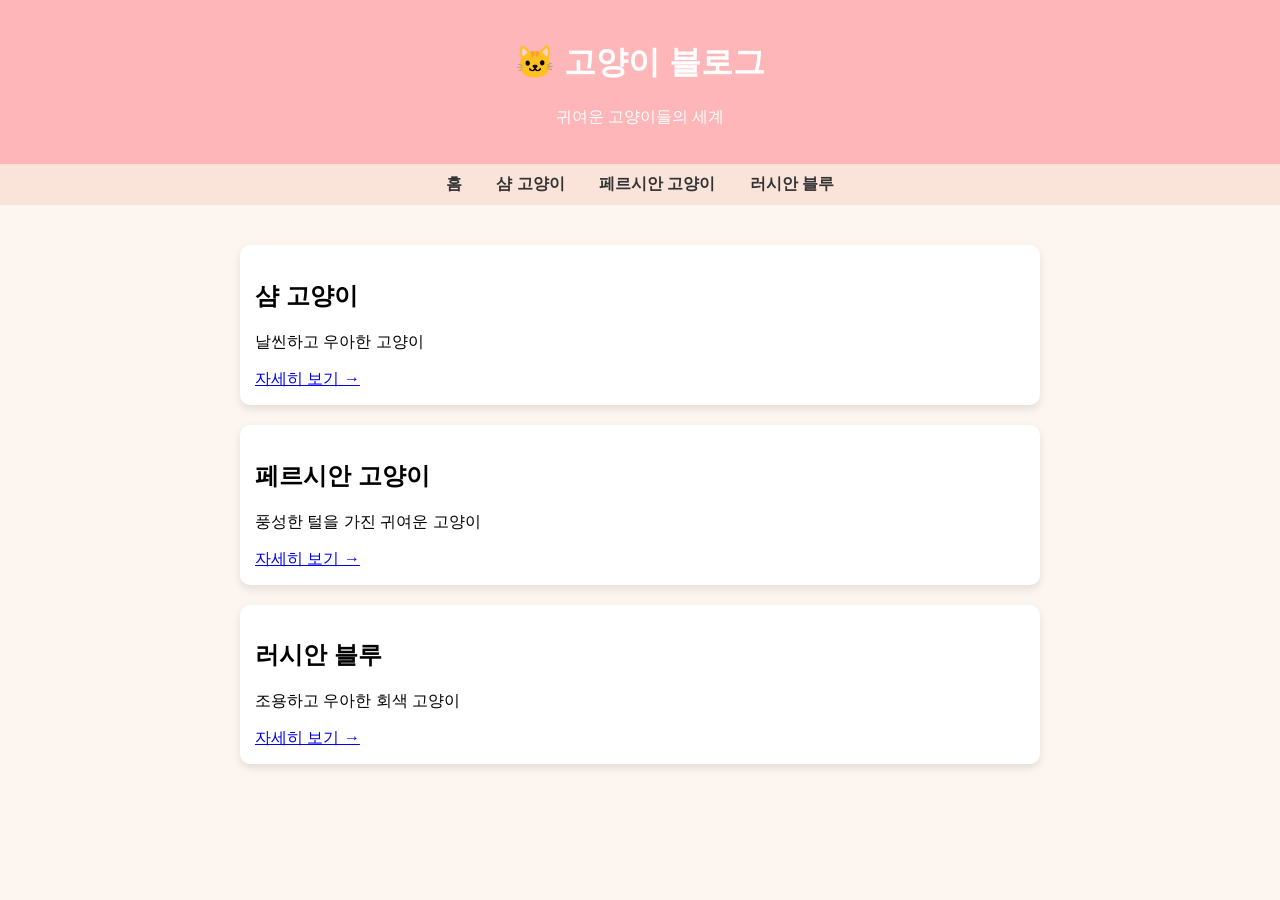
<file: index.html>
<!DOCTYPE html>
<html>
<head>
  <title>고양이 블로그</title>
  <link rel="stylesheet" href="style.css">
</head>
<body>

<header>
  <h1>🐱 고양이 블로그</h1>
  <p>귀여운 고양이들의 세계</p>
</header>

<nav>
  <a href="index.html">홈</a>
  <a href="page1.html">샴 고양이</a>
  <a href="page2.html">페르시안 고양이</a>
  <a href="page3.html">러시안 블루</a>
</nav>

<div class="container">

  <div class="card">
    <h2>샴 고양이</h2>
    <p>날씬하고 우아한 고양이</p>
    <a href="page1.html">자세히 보기 →</a>
  </div>

  <div class="card">
    <h2>페르시안 고양이</h2>
    <p>풍성한 털을 가진 귀여운 고양이</p>
    <a href="page2.html">자세히 보기 →</a>
  </div>

  <div class="card">
    <h2>러시안 블루</h2>
    <p>조용하고 우아한 회색 고양이</p>
    <a href="page3.html">자세히 보기 →</a>
  </div>

</div>

</body>
</html>
</file>
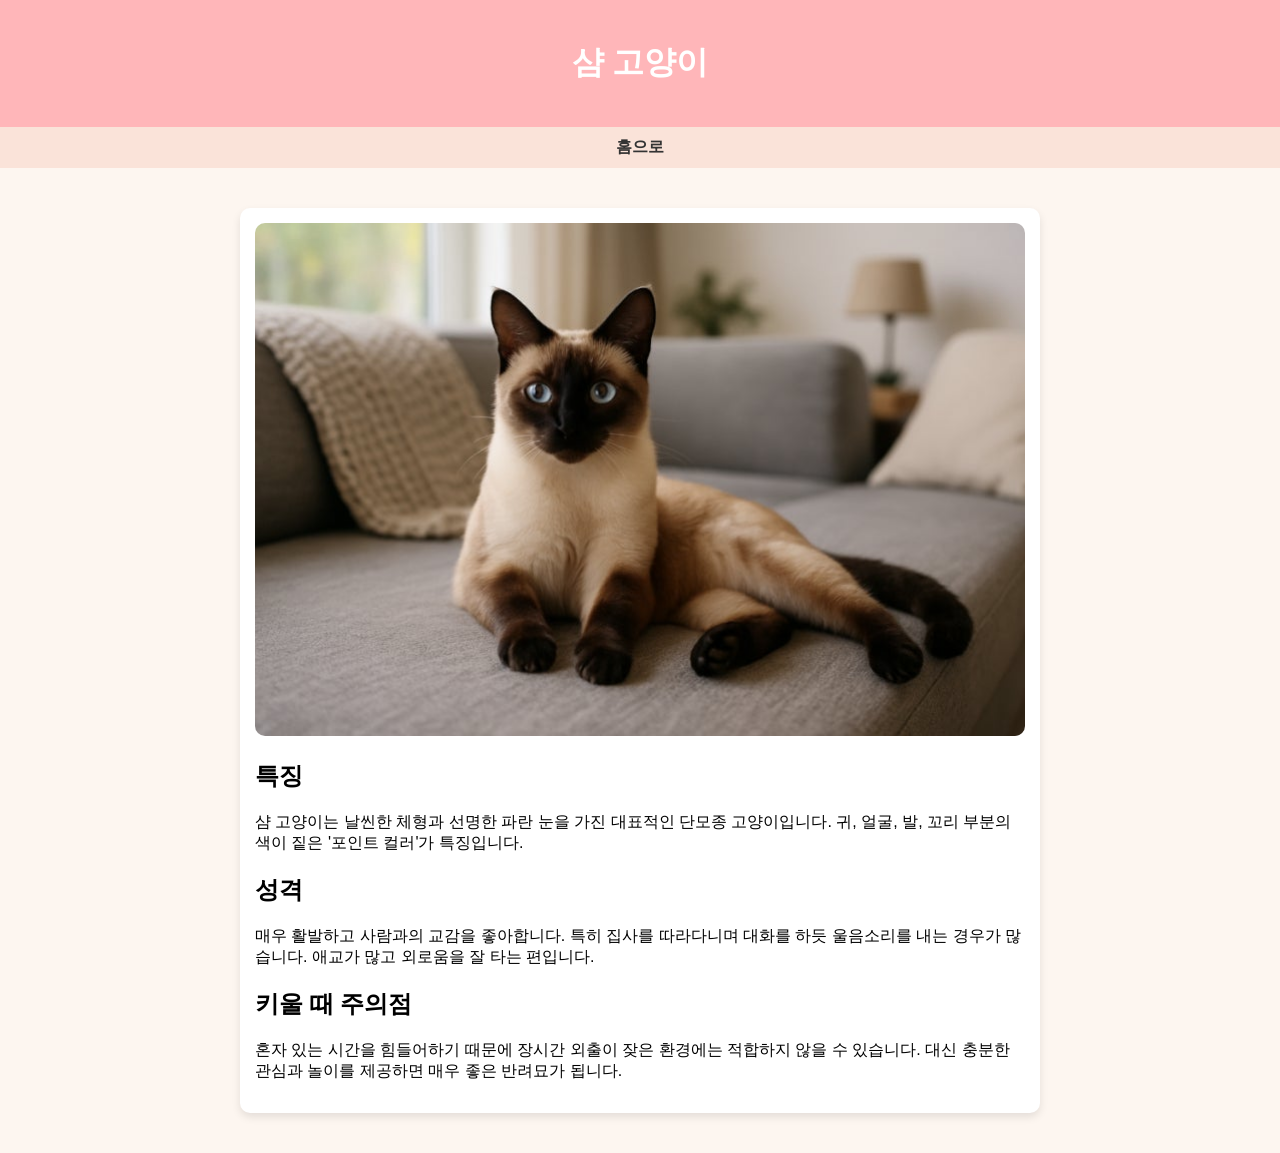
<file: page1.html>
<!DOCTYPE html>
<html>
<head>
  <title>샴 고양이</title>
  <link rel="stylesheet" href="style.css">
</head>
<body>

<header>
  <h1>샴 고양이</h1>
</header>

<nav>
  <a href="index.html">홈으로</a>
</nav>

<div class="container">

  <div class="card">
    <img src="sam cat.jpg">

    <h2>특징</h2>
    <p>
      샴 고양이는 날씬한 체형과 선명한 파란 눈을 가진 대표적인 단모종 고양이입니다.
      귀, 얼굴, 발, 꼬리 부분의 색이 짙은 '포인트 컬러'가 특징입니다.
    </p>

    <h2>성격</h2>
    <p>
      매우 활발하고 사람과의 교감을 좋아합니다.
      특히 집사를 따라다니며 대화를 하듯 울음소리를 내는 경우가 많습니다.
      애교가 많고 외로움을 잘 타는 편입니다.
    </p>

    <h2>키울 때 주의점</h2>
    <p>
      혼자 있는 시간을 힘들어하기 때문에 장시간 외출이 잦은 환경에는 적합하지 않을 수 있습니다.
      대신 충분한 관심과 놀이를 제공하면 매우 좋은 반려묘가 됩니다.
    </p>

  </div>

</div>

</body>
</html>
</file>
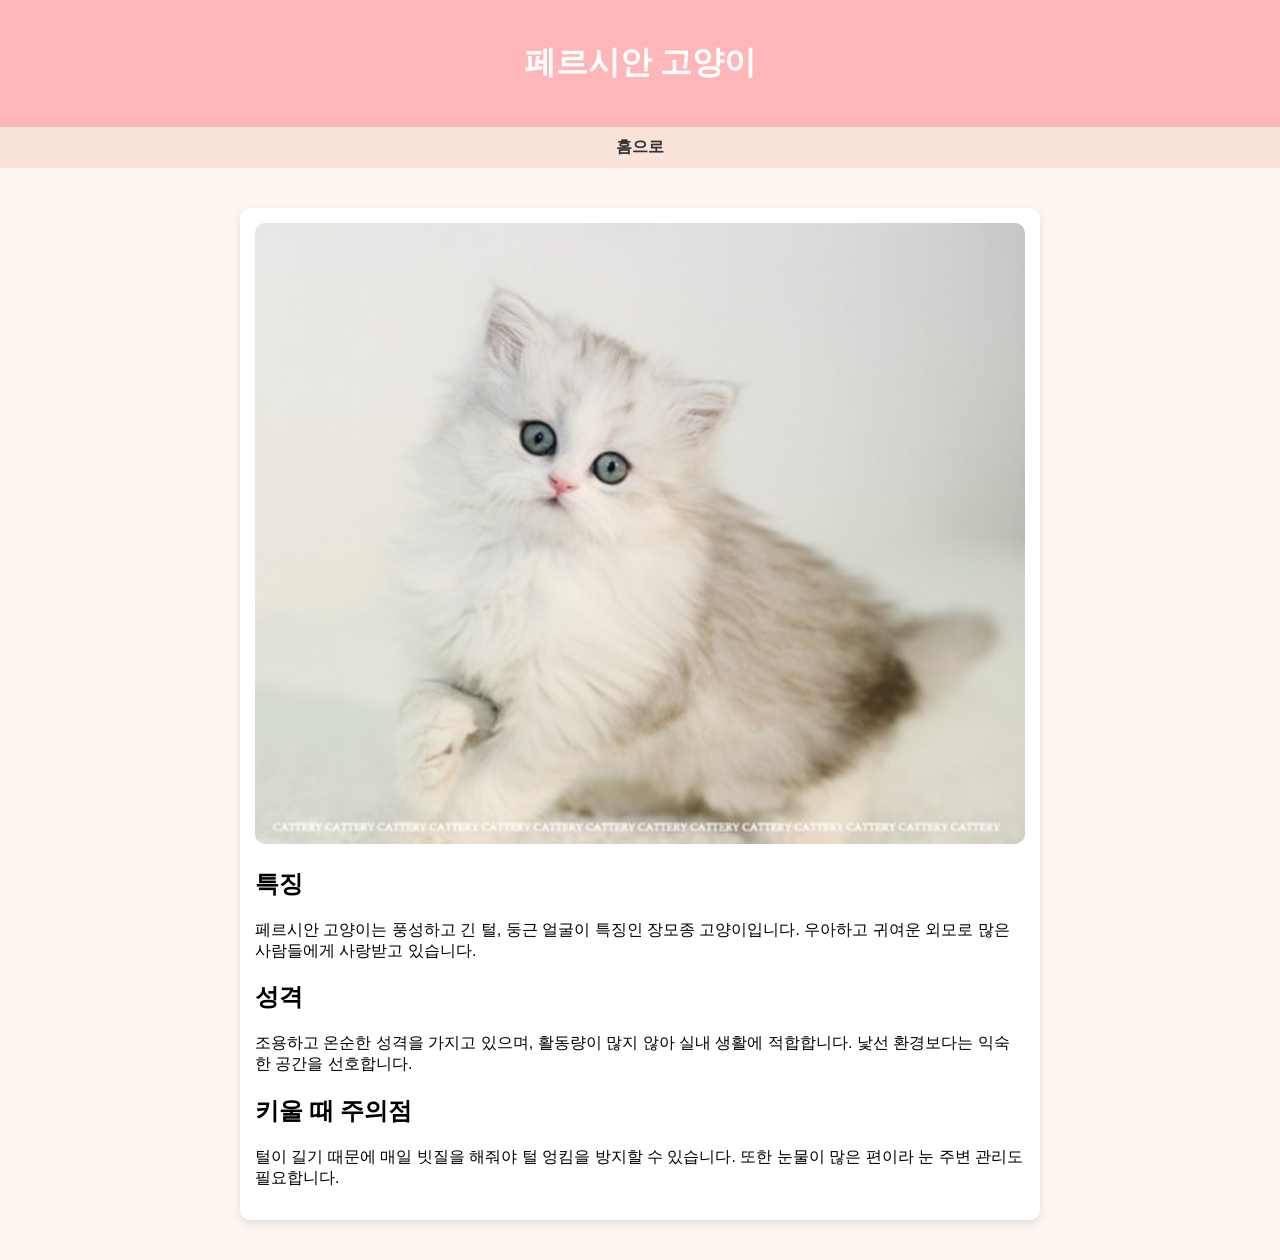
<file: page2.html>
<!DOCTYPE html>
<html>
<head>
  <title>페르시안 고양이</title>
  <link rel="stylesheet" href="style.css">
</head>
<body>

<header>
  <h1>페르시안 고양이</h1>
</header>

<nav>
  <a href="index.html">홈으로</a>
</nav>

<div class="container">

  <div class="card">
   <img src="Persian cat.jpg">

    <h2>특징</h2>
    <p>
      페르시안 고양이는 풍성하고 긴 털, 둥근 얼굴이 특징인 장모종 고양이입니다.
      우아하고 귀여운 외모로 많은 사람들에게 사랑받고 있습니다.
    </p>

    <h2>성격</h2>
    <p>
      조용하고 온순한 성격을 가지고 있으며, 활동량이 많지 않아 실내 생활에 적합합니다.
      낯선 환경보다는 익숙한 공간을 선호합니다.
    </p>

    <h2>키울 때 주의점</h2>
    <p>
      털이 길기 때문에 매일 빗질을 해줘야 털 엉킴을 방지할 수 있습니다.
      또한 눈물이 많은 편이라 눈 주변 관리도 필요합니다.
    </p>

  </div>

</div>

</body>
</html>
</file>
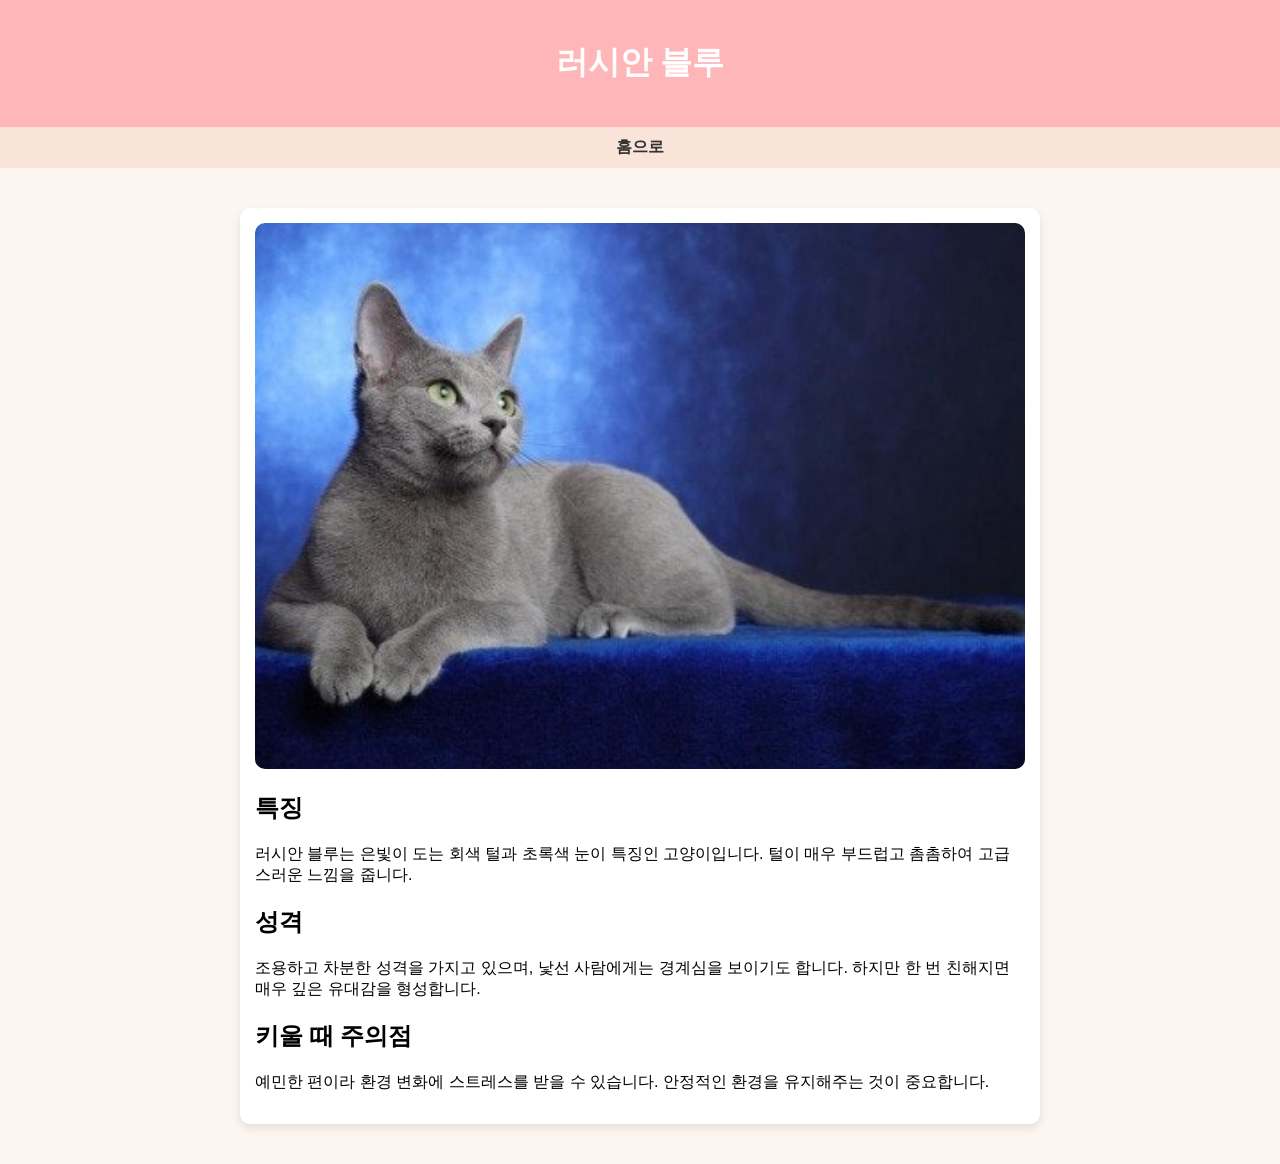
<file: page3.html>
<!DOCTYPE html>
<html>
<head>
  <title>러시안 블루</title>
  <link rel="stylesheet" href="style.css">
</head>
<body>

<header>
  <h1>러시안 블루</h1>
</header>

<nav>
  <a href="index.html">홈으로</a>
</nav>

<div class="container">

  <div class="card">
  <img src="Russian Blue cat.jpg">

    <h2>특징</h2>
    <p>
      러시안 블루는 은빛이 도는 회색 털과 초록색 눈이 특징인 고양이입니다.
      털이 매우 부드럽고 촘촘하여 고급스러운 느낌을 줍니다.
    </p>

    <h2>성격</h2>
    <p>
      조용하고 차분한 성격을 가지고 있으며, 낯선 사람에게는 경계심을 보이기도 합니다.
      하지만 한 번 친해지면 매우 깊은 유대감을 형성합니다.
    </p>

    <h2>키울 때 주의점</h2>
    <p>
      예민한 편이라 환경 변화에 스트레스를 받을 수 있습니다.
      안정적인 환경을 유지해주는 것이 중요합니다.
    </p>

  </div>

</div>

</body>
</html>
</file>
<file: style.css>
body {
  font-family: Arial, sans-serif;
  margin: 0;
  background-color: #fdf6f0;
}

header {
  background-color: #ffb6b9;
  padding: 20px;
  text-align: center;
  color: white;
}

nav {
  background-color: #fae3d9;
  padding: 10px;
  text-align: center;
}

nav a {
  margin: 0 15px;
  text-decoration: none;
  color: #333;
  font-weight: bold;
}

.container {
  padding: 20px;
  max-width: 800px;
  margin: auto;
}

.card {
  background: white;
  padding: 15px;
  margin: 20px 0;
  border-radius: 10px;
  box-shadow: 0 4px 8px rgba(0,0,0,0.1);
}

img {
  width: 100%;
  border-radius: 10px;
}
</file>
